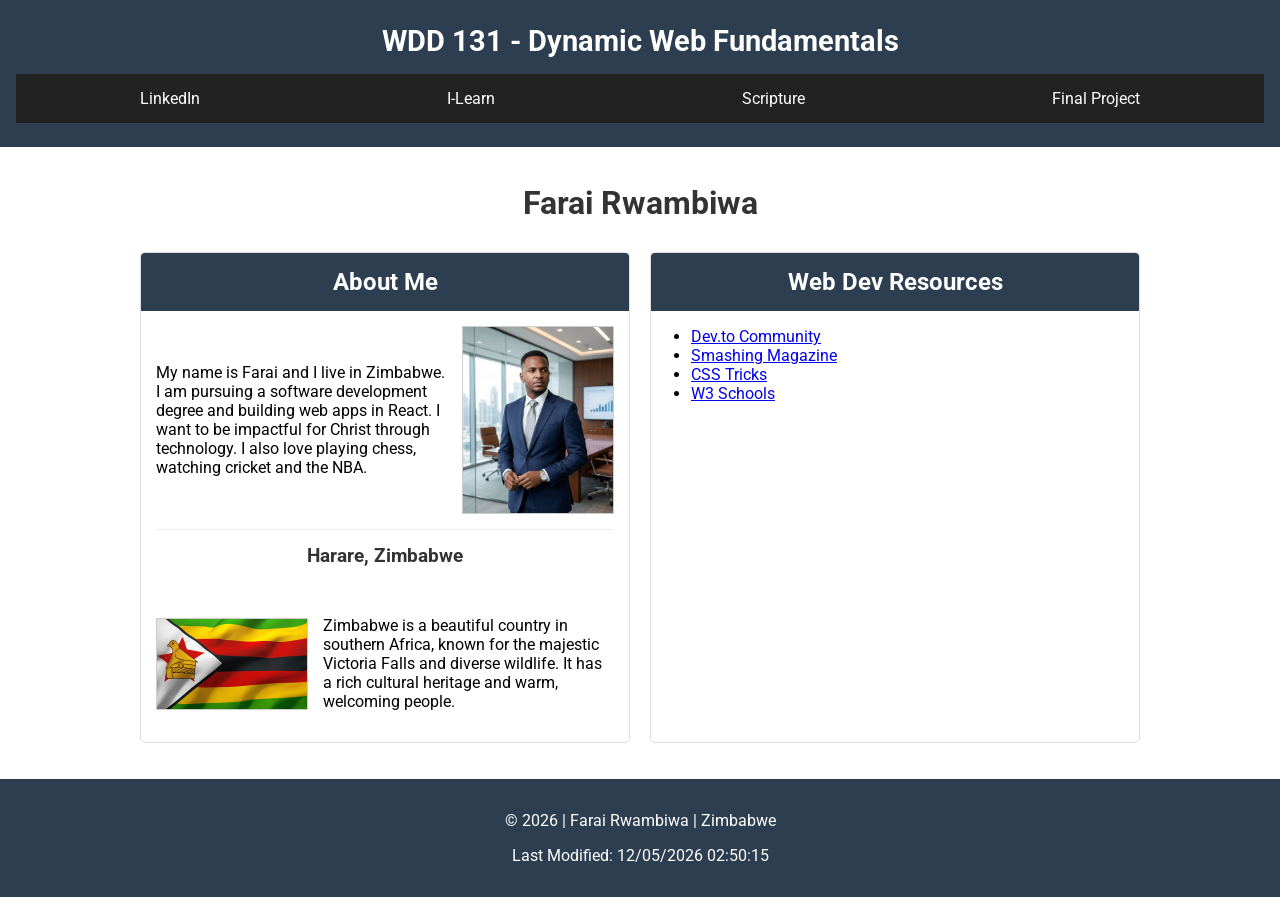
<file: index.html>
<!DOCTYPE html>
<html lang="en">
<head>
    <meta charset="utf-8">
    <meta name="viewport" content="width=device-width, initial-scale=1.0">
    <title>WDD 131 - Dynamic Web Fundamentals - Farai Rwambiwa</title>
    <meta name="description" content="WDD 131 - Dynamic Web Fundamentals. Farai Rwambiwa. Web development fundamentals home page.">
    <meta name="author" content="Farai Rwambiwa">
    
    <link rel="preconnect" href="https://fonts.googleapis.com">
    <link rel="preconnect" href="https://fonts.gstatic.com" crossorigin>
    <link href="https://fonts.googleapis.com/css2?family=Roboto:wght@400;700&display=swap" rel="stylesheet">
    
    <link rel="stylesheet" href="styles/base.css">
    <script src="scripts/getdates.js" defer></script>
</head>
<body>
    <header>
        <span id="course-title">WDD 131 - Dynamic Web Fundamentals</span>
        <nav>
            <a href="https://www.linkedin.com/in/your-profile">LinkedIn</a>
            <a href="https://byupw.instructure.com/">I-Learn</a>
            <a href="https://www.churchofjesuschrist.org/study/scriptures">Scripture</a>
            <a href="project/index.html">Final Project</a>
        </nav>
    </header>
    <main>
        <h1>Farai Rwambiwa</h1>
        <section class="card">
            <h2>About Me</h2>
            <div class="card-content">
                <p>My name is Farai and I live in Zimbabwe. I am pursuing a software development degree and building web apps in React. I want to be impactful for Christ through technology. I also love playing chess, watching cricket and the NBA.</p>
                <img src="images/profile.jpg" alt="Profile picture of Farai Rwambiwa" width="150">
            </div>
            <hr>
            <h3 class="location">Harare, Zimbabwe</h3>
            <div class="card-content">
                <img src="images/zimbabwe.jpg" alt="Official Flag of Zimbabwe" width="150">
                <p>Zimbabwe is a beautiful country in southern Africa, known for the majestic Victoria Falls and diverse wildlife. It has a rich cultural heritage and warm, welcoming people.</p>
            </div>
        </section>
        <section class="card">
            <h2>Web Dev Resources</h2>
            <ul>
                <li><a href="https://dev.to/">Dev.to Community</a></li>
                <li><a href="https://www.smashingmagazine.com/">Smashing Magazine</a></li>
                <li><a href="https://css-tricks.com/">CSS Tricks</a></li>
                <li><a href="https://www.w3schools.com/">W3 Schools</a></li>
            </ul>
        </section>
    </main>
    <footer>
        <p>&copy; <span id="currentyear"></span> | Farai Rwambiwa | Zimbabwe</p>
        <p id="lastModified"></p>
    </footer>
</body>
</html>
</file>
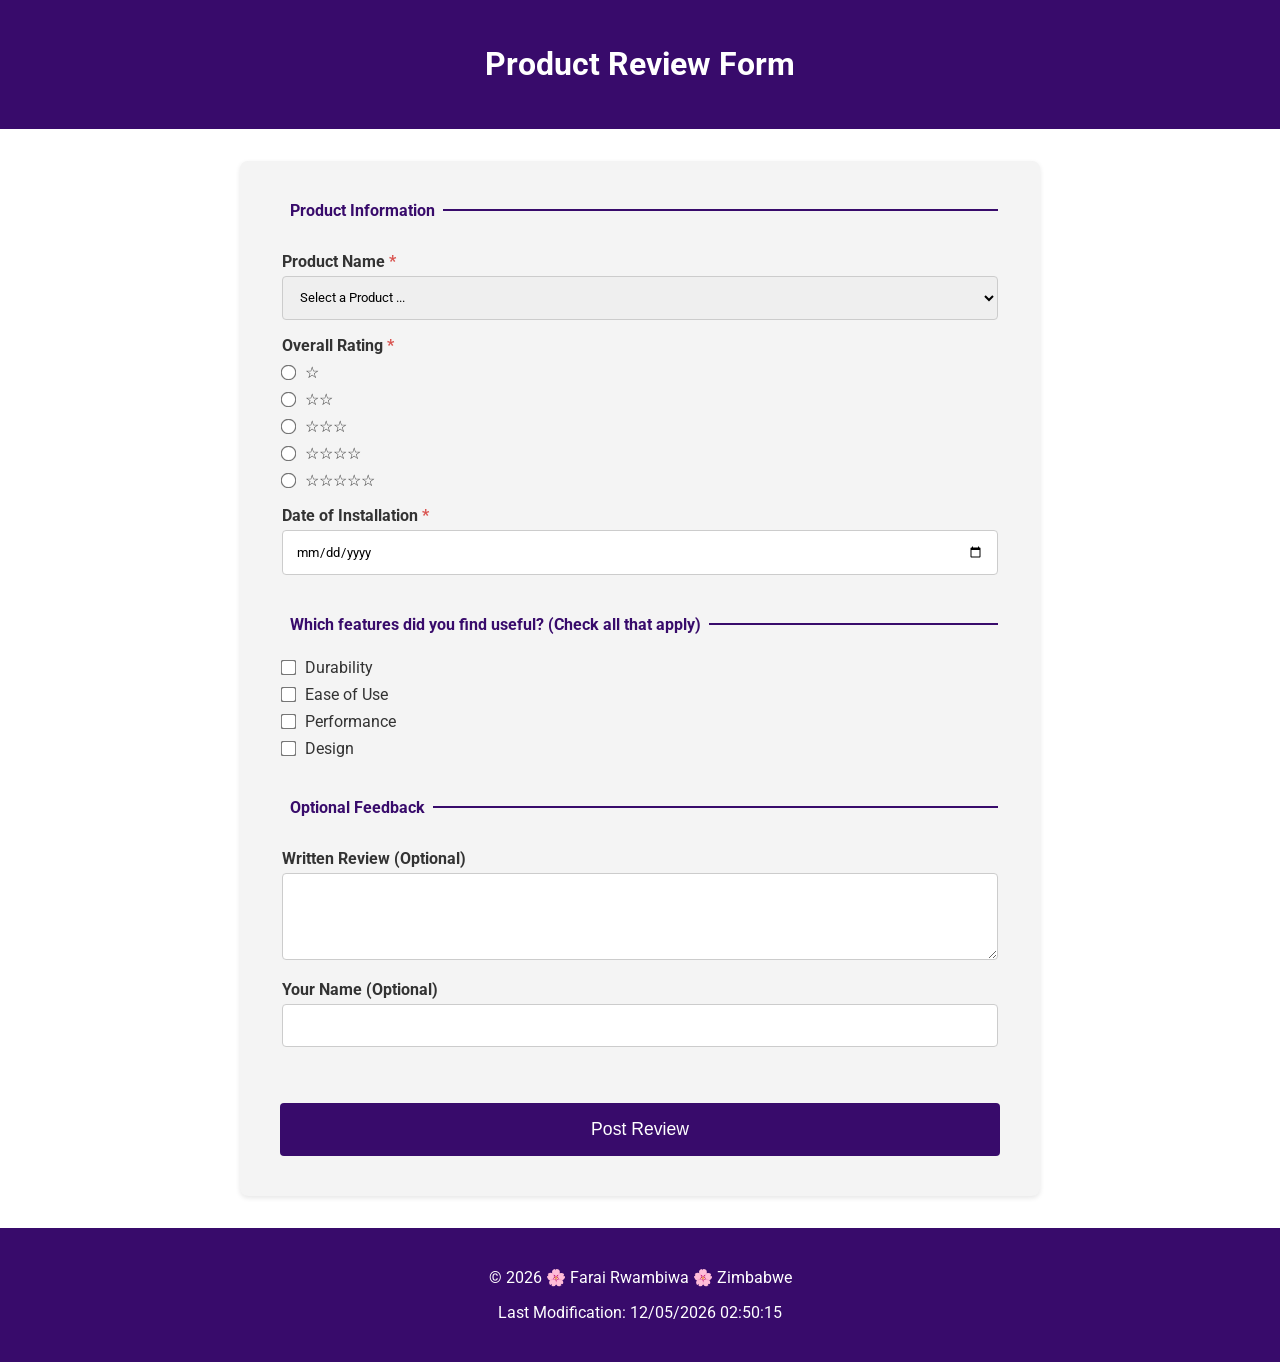
<file: form.html>
<!DOCTYPE html>
<html lang="en">
<head>
    <meta charset="utf-8">
    <meta name="viewport" content="width=device-width, initial-scale=1.0">
    <title>Product Review Form - Farai Rwambiwa</title>
    <meta name="description" content="Please fill out this product review form to help us improve our services and share your valuable feedback on your recent installation.">
    <meta name="author" content="Farai Rwambiwa">
    <link rel="preconnect" href="https://fonts.googleapis.com">
    <link rel="preconnect" href="https://fonts.gstatic.com" crossorigin>
    <link href="https://fonts.googleapis.com/css2?family=Roboto:wght@400;700&display=swap" rel="stylesheet">
    <link rel="stylesheet" href="styles/form.css">
    <script src="scripts/form.js" defer></script>
</head>
<body>
    <header>
        <h1>Product Review Form</h1>
    </header>
    <main>
        <form method="get" action="review.html">
            <fieldset>
                <legend>Product Information</legend>
                
                <label for="productName">Product Name <span class="required">*</span></label>
                <select id="productName" name="productName" required>
                    <option value="" disabled selected>Select a Product ...</option>
                </select>

                <label>Overall Rating <span class="required">*</span></label>
                <div class="rating-group">
                    <div class="input-row">
                        <input type="radio" id="star1" name="rating" value="1" required>
                        <label for="star1">☆</label>
                    </div>
                    <div class="input-row">
                        <input type="radio" id="star2" name="rating" value="2" required>
                        <label for="star2">☆☆</label>
                    </div>
                    <div class="input-row">
                        <input type="radio" id="star3" name="rating" value="3" required>
                        <label for="star3">☆☆☆</label>
                    </div>
                    <div class="input-row">
                        <input type="radio" id="star4" name="rating" value="4" required>
                        <label for="star4">☆☆☆☆</label>
                    </div>
                    <div class="input-row">
                        <input type="radio" id="star5" name="rating" value="5" required>
                        <label for="star5">☆☆☆☆☆</label>
                    </div>
                </div>

                <label for="installDate">Date of Installation <span class="required">*</span></label>
                <input type="date" id="installDate" name="installDate" required>
            </fieldset>

            <fieldset>
                <legend>Which features did you find useful? (Check all that apply)</legend>
                <div class="checkbox-group">
                    <div class="input-row">
                        <input type="checkbox" id="feat1" name="features" value="Durability">
                        <label for="feat1">Durability</label>
                    </div>
                    <div class="input-row">
                        <input type="checkbox" id="feat2" name="features" value="Ease of Use">
                        <label for="feat2">Ease of Use</label>
                    </div>
                    <div class="input-row">
                        <input type="checkbox" id="feat3" name="features" value="Performance">
                        <label for="feat3">Performance</label>
                    </div>
                    <div class="input-row">
                        <input type="checkbox" id="feat4" name="features" value="Design">
                        <label for="feat4">Design</label>
                    </div>
                </div>
            </fieldset>

            <fieldset>
                <legend>Optional Feedback</legend>
                <label for="reviewText">Written Review (Optional)</label>
                <textarea id="reviewText" name="reviewText" rows="4"></textarea>

                <label for="userName">Your Name (Optional)</label>
                <input type="text" id="userName" name="userName">
            </fieldset>

            <input type="submit" value="Post Review" class="submit-btn">
        </form>
    </main>
    <footer>
        <p>&copy; <span id="currentyear"></span> 🌸 Farai Rwambiwa 🌸 Zimbabwe</p>
        <p id="lastModified"></p>
    </footer>
</body>
</html>
</file>
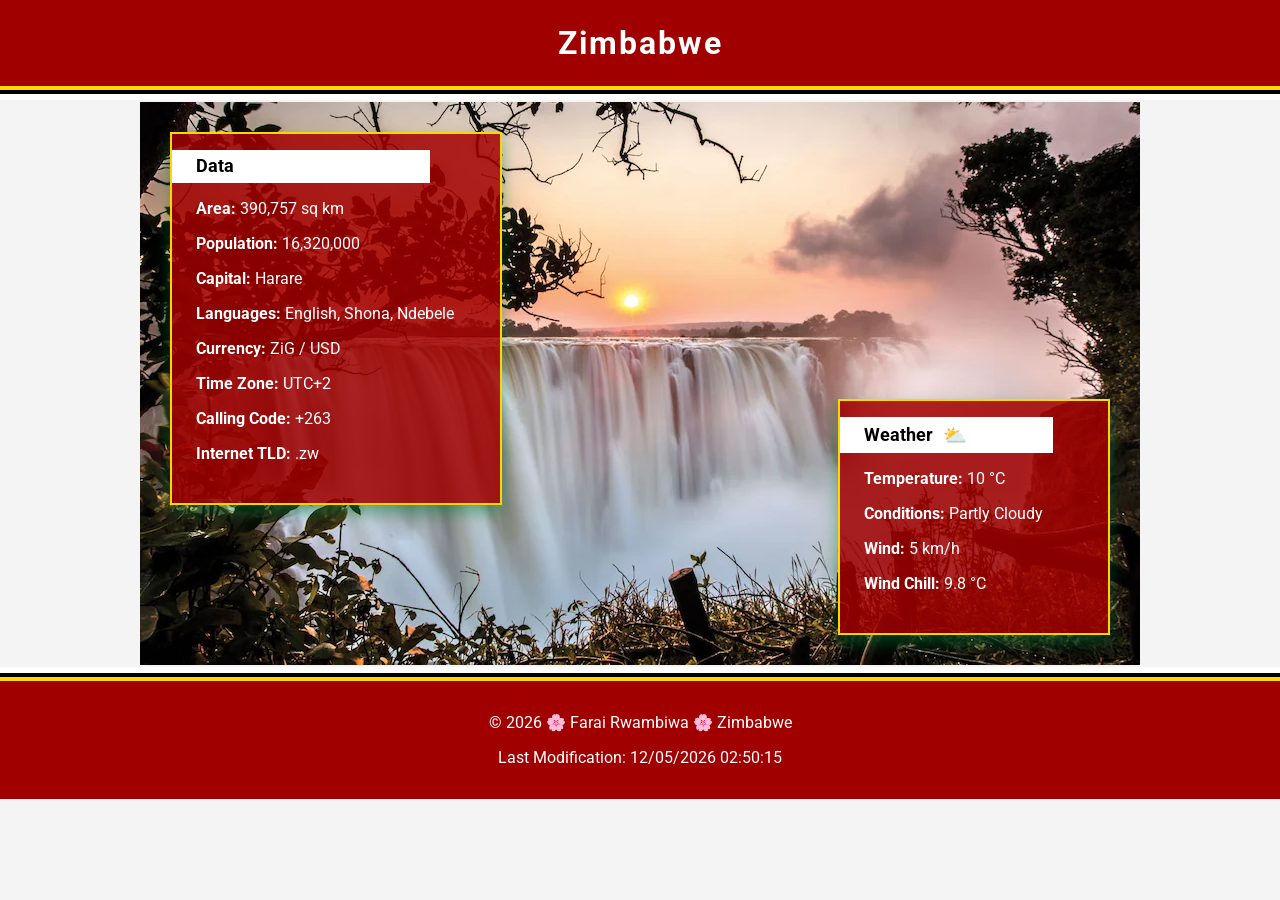
<file: place.html>
<!DOCTYPE html>
<html lang="en">
<head>
    <meta charset="utf-8">
    <meta name="viewport" content="width=device-width, initial-scale=1.0">
    <title>Zimbabwe - Farai Rwambiwa - WDD 131</title>
    <meta name="description" content="A country profile page for Zimbabwe for WDD 131 by Farai Rwambiwa.">
    <meta name="author" content="Farai Rwambiwa">
    
    <link rel="preconnect" href="https://fonts.googleapis.com">
    <link rel="preconnect" href="https://fonts.gstatic.com" crossorigin>
    <link href="https://fonts.googleapis.com/css2?family=Roboto:wght@400;700&display=swap" rel="stylesheet">
    
    <link rel="stylesheet" href="styles/place.css">
    <script src="scripts/place.js" defer></script>
</head>
<body>
    <header>
        <h1>Zimbabwe</h1>
    </header>
    <main>
        <div class="hero">
            <picture>
                <source media="(max-width: 600px)" srcset="images/zimbabwe-mobile.webp">
                <img src="images/zimbabwe-desktop.webp" alt="Beautiful landscape of Victoria Falls, Zimbabwe" width="1000" height="500" loading="lazy">
            </picture>
            
            <section class="card data">
                <h2>Data</h2>
                <p><span class="label">Area:</span> 390,757 sq km</p>
                <p><span class="label">Population:</span> 16,320,000</p>
                <p><span class="label">Capital:</span> Harare</p>
                <p><span class="label">Languages:</span> English, Shona, Ndebele</p>
                <p><span class="label">Currency:</span> ZiG / USD</p>
                <p><span class="label">Time Zone:</span> UTC+2</p>
                <p><span class="label">Calling Code:</span> +263</p>
                <p><span class="label">Internet TLD:</span> .zw</p>
            </section>
            
            <section class="card weather">
                <h2>Weather <img src="images/weather.svg" alt="Weather Icon" class="weather-icon"></h2>
                <p><span class="label">Temperature:</span> <span id="temp">10</span> &deg;C</p>
                <p><span class="label">Conditions:</span> Partly Cloudy</p>
                <p><span class="label">Wind:</span> <span id="wind">5</span> km/h</p>
                <p><span class="label">Wind Chill:</span> <span id="windchill"></span></p>
            </section>
        </div>
    </main>
    <footer>
        <p>&copy; <span id="currentyear"></span> 🌸 Farai Rwambiwa 🌸 Zimbabwe</p>
        <p id="lastModified"></p>
    </footer>
</body>
</html>
</file>
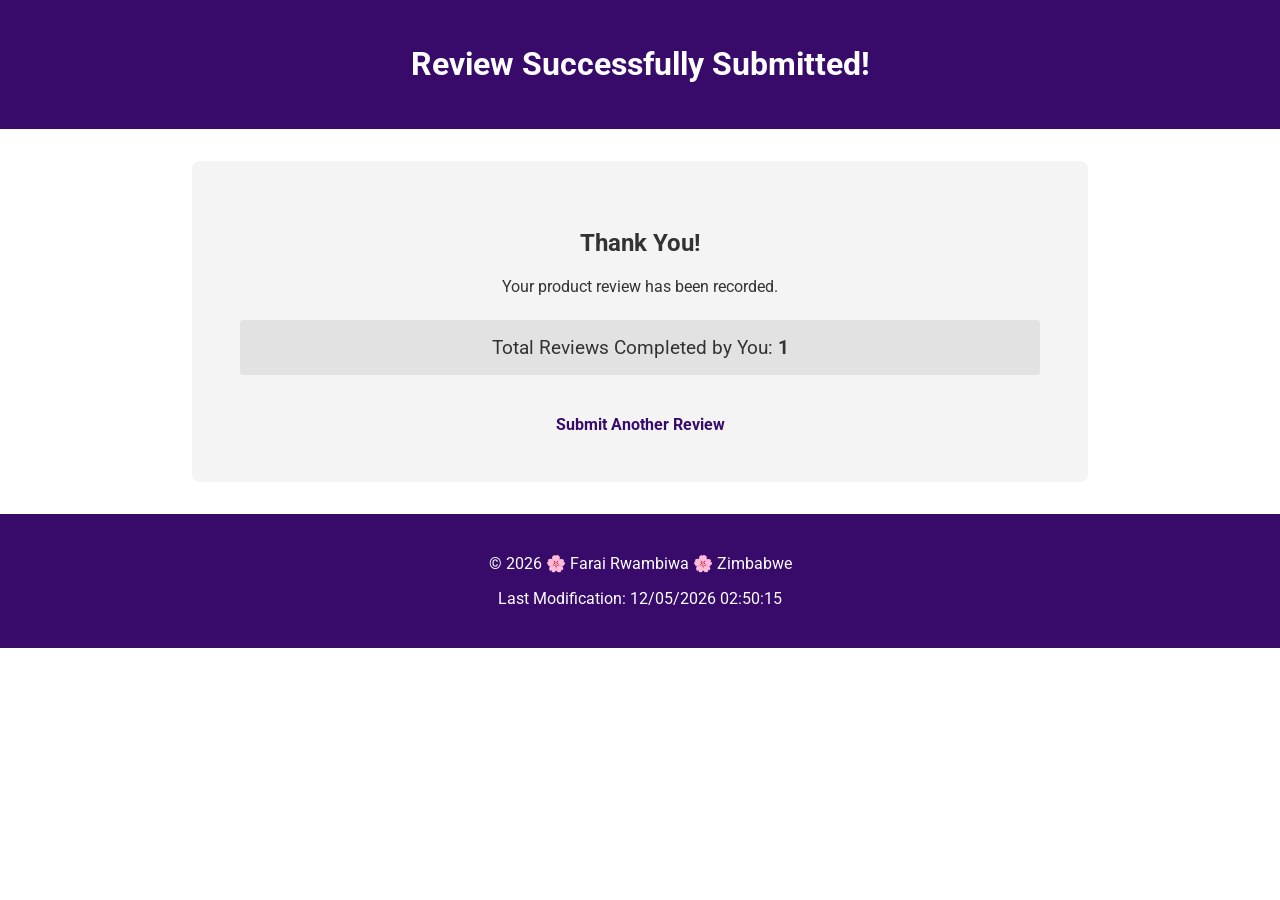
<file: review.html>
<!DOCTYPE html>
<html lang="en">
<head>
    <meta charset="utf-8">
    <meta name="viewport" content="width=device-width, initial-scale=1.0">
    <title>Review Submitted</title>
    <meta name="author" content="Farai Rwambiwa">
    <link rel="preconnect" href="https://fonts.googleapis.com">
    <link rel="preconnect" href="https://fonts.gstatic.com" crossorigin>
    <link href="https://fonts.googleapis.com/css2?family=Roboto:wght@400;700&display=swap" rel="stylesheet">
    <link rel="stylesheet" href="styles/form.css">
    <script src="scripts/review.js" defer></script>
</head>
<body>
    <header>
        <h1>Review Successfully Submitted!</h1>
    </header>
    <main class="review-confirmation">
        <h2>Thank You!</h2>
        <p>Your product review has been recorded.</p>
        <p class="counter">Total Reviews Completed by You: <strong id="reviewCounter">0</strong></p>
        <a href="form.html" class="back-link">Submit Another Review</a>
    </main>
    <footer>
        <p>&copy; <span id="currentyear"></span> 🌸 Farai Rwambiwa 🌸 Zimbabwe</p>
        <p id="lastModified"></p>
    </footer>
</body>
</html>
</file>
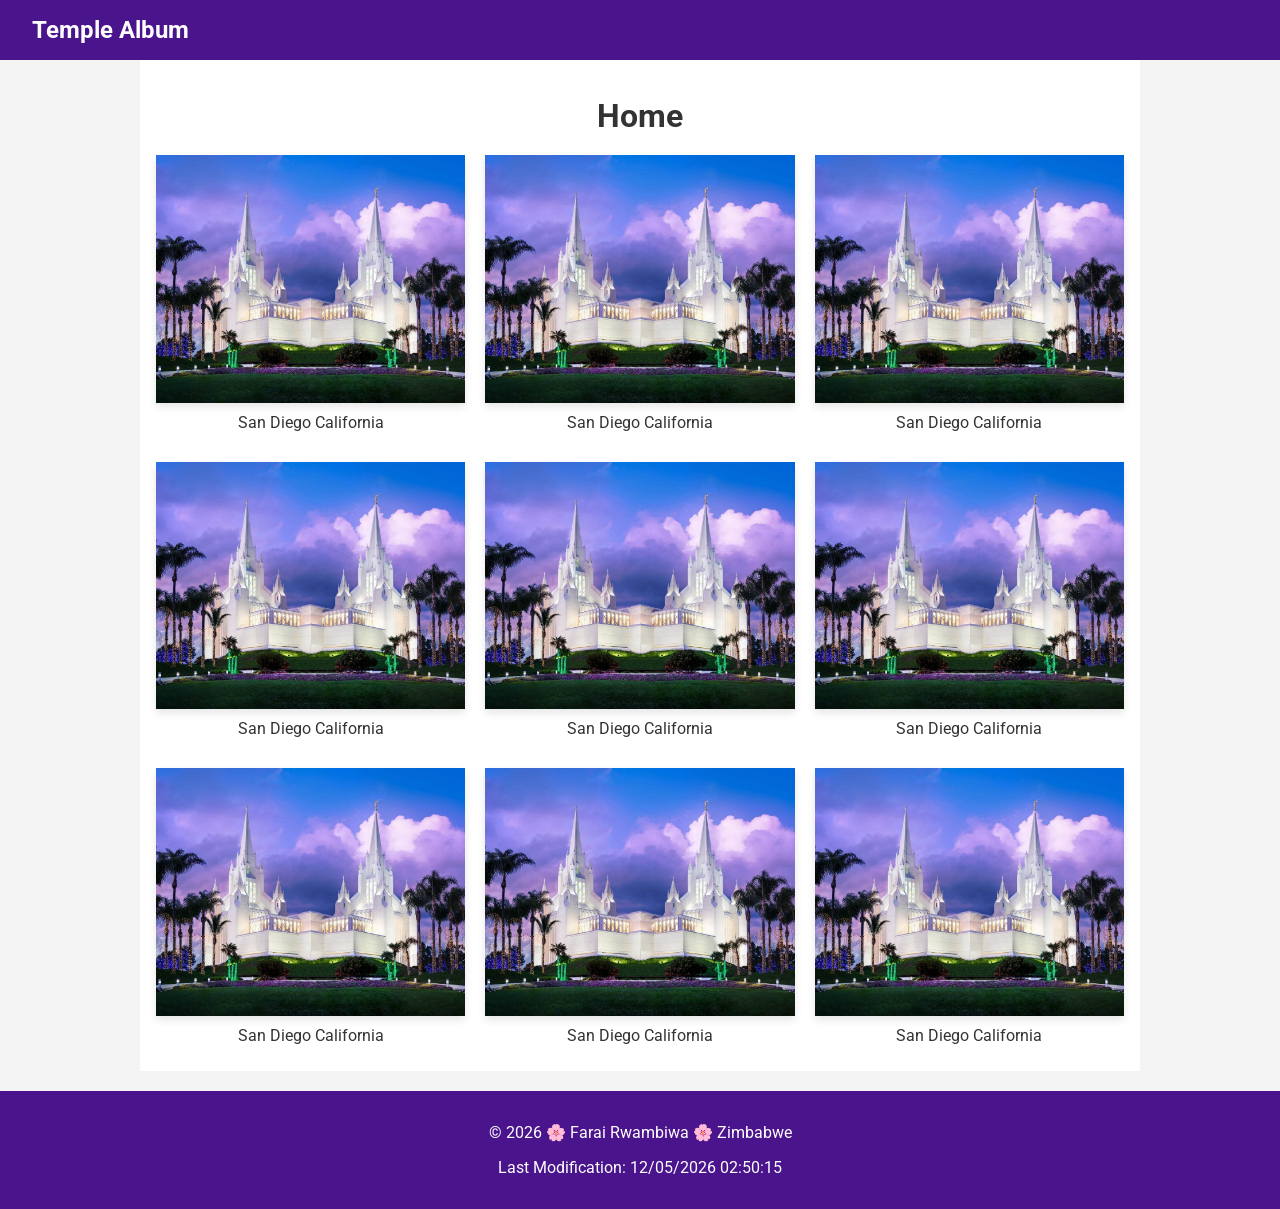
<file: temples.html>
<!DOCTYPE html>
<html lang="en">
<head>
    <meta charset="utf-8">
    <meta name="viewport" content="width=device-width, initial-scale=1.0">
    <title>Temple Album - Farai Rwambiwa - WDD 131</title>
    <meta name="description" content="Temple Album for WDD 131 by Farai Rwambiwa. This gallery showcases beautiful temples.">
    <meta name="author" content="Farai Rwambiwa">
    
    <link rel="preconnect" href="https://fonts.googleapis.com">
    <link rel="preconnect" href="https://fonts.gstatic.com" crossorigin>
    <link href="https://fonts.googleapis.com/css2?family=Roboto:wght@400;700&display=swap" rel="stylesheet">
    
    <link rel="stylesheet" href="styles/temples.css">
    <link rel="stylesheet" href="styles/temples-large.css">
    <script src="scripts/temples.js" defer></script>
</head>
<body>
    <header>
        <div class="header-top">
            <span class="site-title">Temple Album</span>
            <button id="menu" aria-label="Menu"></button>
        </div>
        <nav class="navigation">
            <a href="#" class="active">Home</a>
            <a href="#">Old</a>
            <a href="#">New</a>
            <a href="#">Large</a>
            <a href="#">Small</a>
        </nav>
    </header>
    <main>
        <h1>Home</h1>
        <div class="gallery">
            <figure>
                <img src="images/temple.jpg" alt="San Diego California Temple" width="400" height="250" loading="lazy">
                <figcaption>San Diego California</figcaption>
            </figure>
            <figure>
                <img src="images/temple.jpg" alt="San Diego California Temple" width="400" height="250" loading="lazy">
                <figcaption>San Diego California</figcaption>
            </figure>
            <figure>
                <img src="images/temple.jpg" alt="San Diego California Temple" width="400" height="250" loading="lazy">
                <figcaption>San Diego California</figcaption>
            </figure>
            <figure>
                <img src="images/temple.jpg" alt="San Diego California Temple" width="400" height="250" loading="lazy">
                <figcaption>San Diego California</figcaption>
            </figure>
            <figure>
                <img src="images/temple.jpg" alt="San Diego California Temple" width="400" height="250" loading="lazy">
                <figcaption>San Diego California</figcaption>
            </figure>
            <figure>
                <img src="images/temple.jpg" alt="San Diego California Temple" width="400" height="250" loading="lazy">
                <figcaption>San Diego California</figcaption>
            </figure>
            <figure>
                <img src="images/temple.jpg" alt="San Diego California Temple" width="400" height="250" loading="lazy">
                <figcaption>San Diego California</figcaption>
            </figure>
            <figure>
                <img src="images/temple.jpg" alt="San Diego California Temple" width="400" height="250" loading="lazy">
                <figcaption>San Diego California</figcaption>
            </figure>
            <figure>
                <img src="images/temple.jpg" alt="San Diego California Temple" width="400" height="250" loading="lazy">
                <figcaption>San Diego California</figcaption>
            </figure>
        </div>
    </main>
    <footer>
        <p>&copy; <span id="currentyear"></span> 🌸 Farai Rwambiwa 🌸 Zimbabwe</p>
        <p id="lastModified"></p>
    </footer>
</body>
</html>
</file>
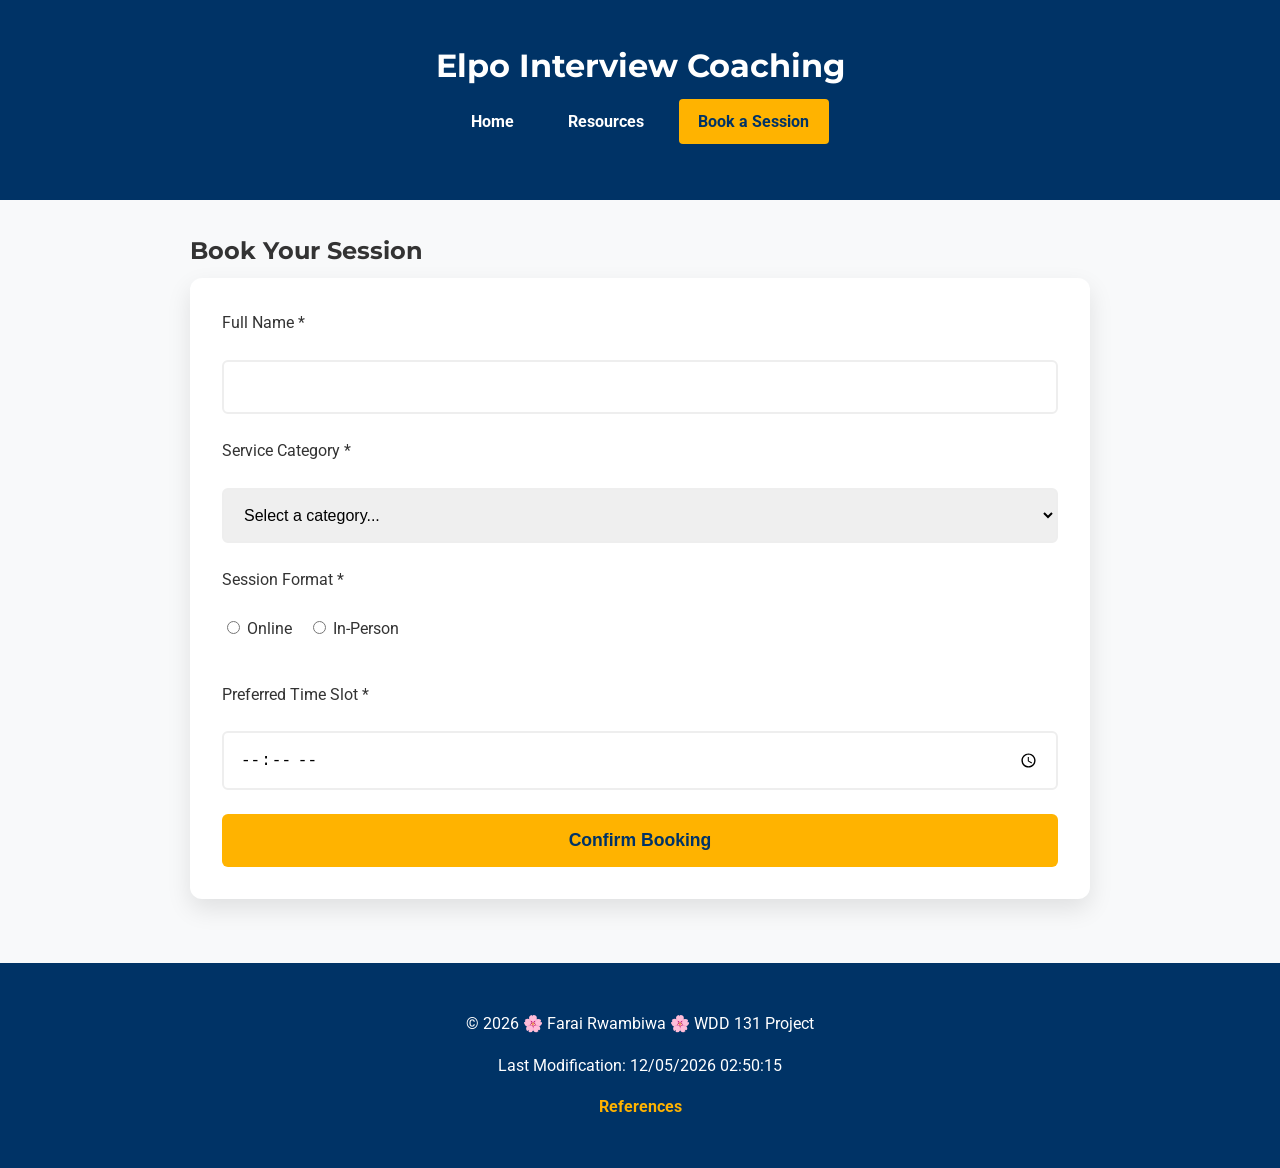
<file: project/booking.html>
<!DOCTYPE html>
<html lang="en">
<head>
    <meta charset="utf-8">
    <meta name="viewport" content="width=device-width, initial-scale=1.0">
    <title>Book a Session - Elpo Interview Coaching</title>
    <meta name="author" content="Farai Rwambiwa">
    <link rel="preconnect" href="https://fonts.googleapis.com">
    <link rel="preconnect" href="https://fonts.gstatic.com" crossorigin>
    <link href="https://fonts.googleapis.com/css2?family=Montserrat:wght@600&family=Roboto:wght@400;700&display=swap" rel="stylesheet">
    <link rel="stylesheet" href="styles/style.css">
    <script src="scripts/main.js" defer></script>
</head>
<body>
    <header>
        <h1>Elpo Interview Coaching</h1>
        <nav>
            <a href="index.html">Home</a>
            <a href="questions.html">Resources</a>
            <a href="booking.html" class="active">Book a Session</a>
        </nav>
    </header>
    <main>
        <h2>Book Your Session</h2>
        <div id="bookingMessage"></div>
        <form id="bookingForm">
            <label for="fullName">Full Name *</label>
            <input type="text" id="fullName" name="fullName" required>
            
            <label for="serviceCategory">Service Category *</label>
            <select id="serviceCategory" name="serviceCategory" required>
                <option value="" disabled selected>Select a category...</option>
                <option value="Medical Interview">Medical Interview</option>
                <option value="Tech Interview">Tech Interview</option>
                <option value="Marketing Interview">Marketing Interview</option>
                <option value="Internship Interview">Internship Interview</option>
                <option value="Admissions Interview">Admissions Interview</option>
                <option value="BYU Endorsement">BYU Endorsement Interview</option>
                <option value="General Interview">General Interview</option>
                <option value="LinkedIn Optimization">LinkedIn Profile Optimization</option>
                <option value="Job Search Strategy">Job Search Strategy</option>
            </select>

            <label>Session Format *</label>
            <div class="radio-group" style="display: flex; gap: 1rem; margin-bottom: 1rem;">
                <label><input type="radio" name="format" value="Online" required> Online</label>
                <label><input type="radio" name="format" value="In-Person" required> In-Person</label>
            </div>

            <label for="timeSlot">Preferred Time Slot *</label>
            <input type="time" id="timeSlot" name="timeSlot" required>
            
            <button type="submit" class="btn">Confirm Booking</button>
        </form>
    </main>
    <footer>
        <p>&copy; <span id="currentyear"></span> 🌸 Farai Rwambiwa 🌸 WDD 131 Project</p>
        <p id="lastModified"></p>
        <p><a href="references.html">References</a></p>
    </footer>
</body>
</html>
</file>
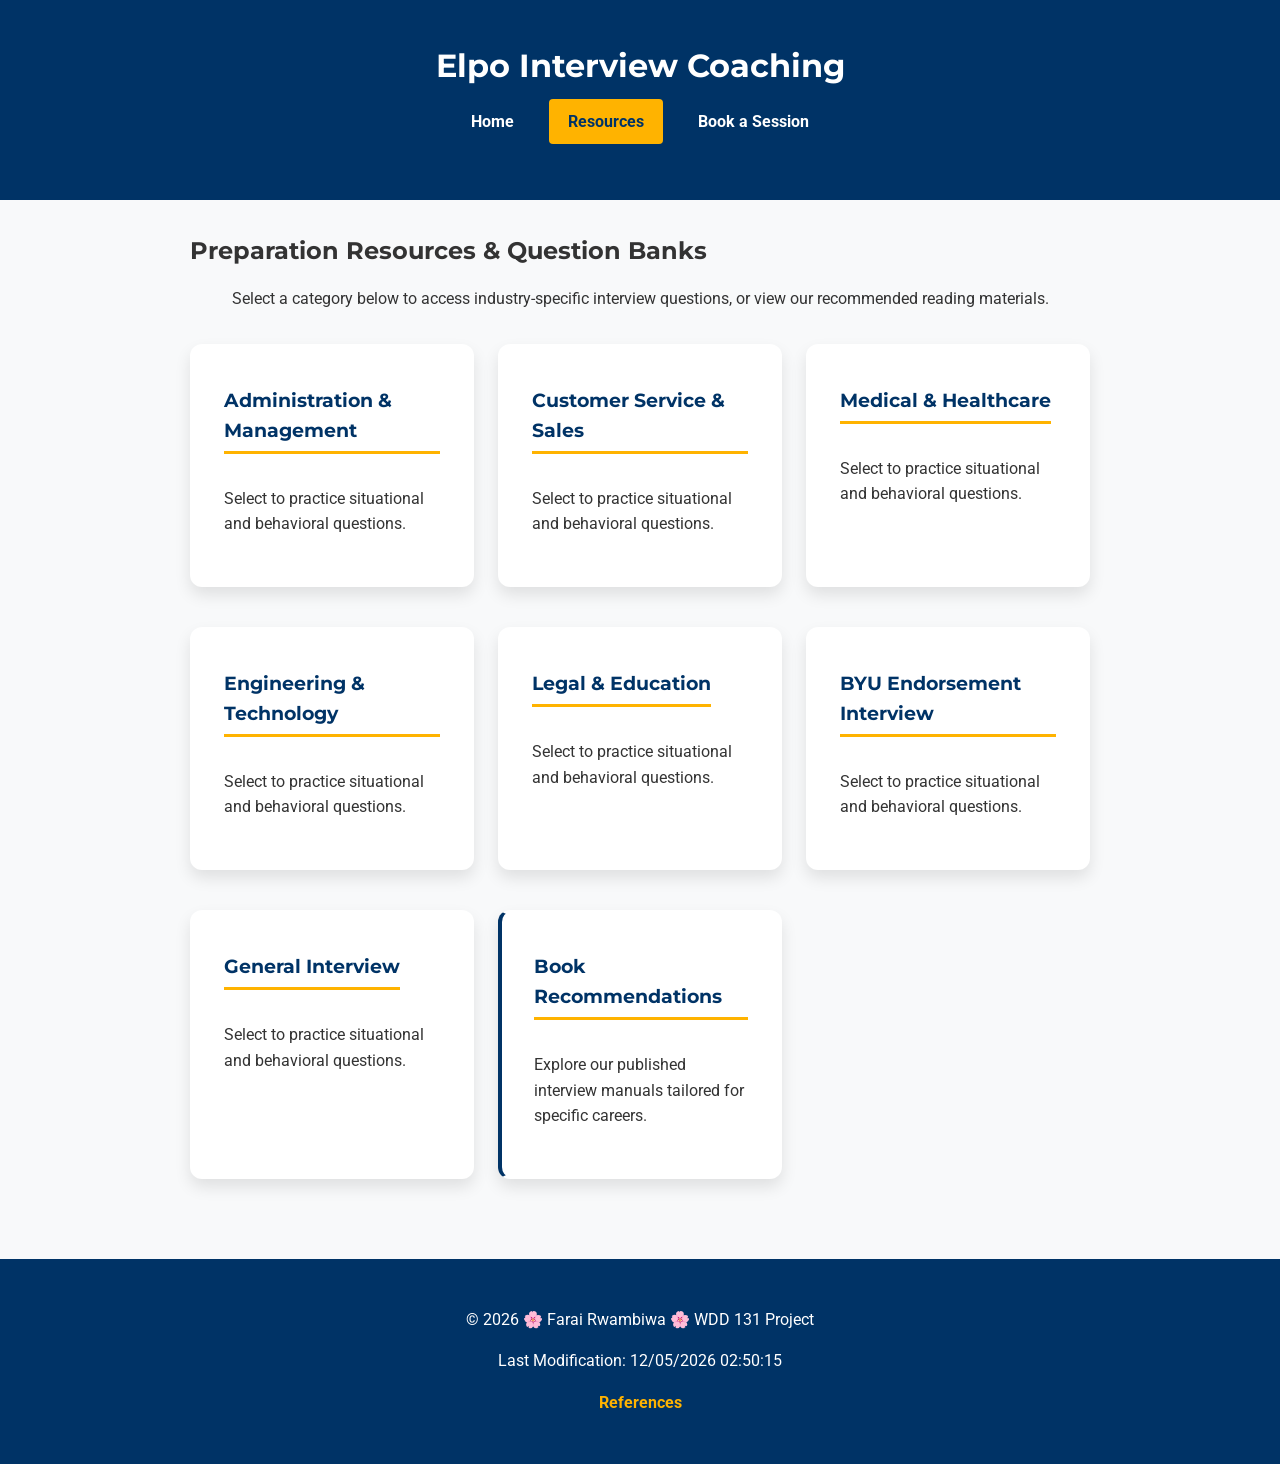
<file: project/questions.html>
<!DOCTYPE html>
<html lang="en">
<head>
    <meta charset="utf-8">
    <meta name="viewport" content="width=device-width, initial-scale=1.0">
    <title>Resources - Elpo Interview Coaching</title>
    <meta name="description" content="Comprehensive interview question banks and job search strategies for all industries.">
    <meta name="author" content="Farai Rwambiwa">
    <link rel="preconnect" href="https://fonts.googleapis.com">
    <link rel="preconnect" href="https://fonts.gstatic.com" crossorigin>
    <link href="https://fonts.googleapis.com/css2?family=Montserrat:wght@600&family=Roboto:wght@400;700&display=swap" rel="stylesheet">
    <link rel="stylesheet" href="styles/style.css">
    <script src="scripts/main.js" defer></script>
</head>
<body>
    <header>
        <h1>Elpo Interview Coaching</h1>
        <nav>
            <a href="index.html">Home</a>
            <a href="questions.html" class="active">Resources</a>
            <a href="booking.html">Book a Session</a>
        </nav>
    </header>
    <main>
        <h2>Preparation Resources & Question Banks</h2>
        <p style="text-align: center; margin-bottom: 2rem;">Select a category below to access industry-specific interview questions, or view our recommended reading materials.</p>
        
        <div id="questionsContainer" class="questions-grid"></div>
        
        <div id="questionInterface" class="question-interface">
            <button id="backToCategories" class="btn" style="margin-bottom: 1.5rem; background: var(--primary); color: white;">&larr; Back to Categories</button>
            <h3 id="interfaceTitle" style="color: var(--primary); border-bottom: 2px solid var(--accent); padding-bottom: 5px;">Category Title</h3>
            <p id="interfaceDescription" style="font-style: italic; margin-bottom: 1rem;"></p>
            <p class="selection-counter">Questions Selected: <span id="selectedCount">0</span> / 5</p>
            <div id="interfaceQuestions"></div>
            <div style="text-align: center; margin-top: 2rem;">
                <button id="startPracticeBtn" class="btn" style="display: none; width: 100%;">Start Mock Interview Session</button>
            </div>
        </div>

        <div id="bookInterface">
            <div class="book-item">
                <img src="images/career-blueprint.jpg" alt="Career Interview Blueprint Cover" loading="lazy">
                <h4>Career Interview Blueprint</h4>
                <p>A comprehensive guide to ace any interview across various industries.</p>
                <button class="btn" style="padding: 0.5rem 1rem; font-size: 0.9rem;">Order Now</button>
            </div>
            <div class="book-item">
                <img src="images/medical-blueprint.jpg" alt="Medical Interview Blueprint Cover" loading="lazy">
                <h4>Medical Interview Blueprint</h4>
                <p>A specialized Job Interview Manual for Healthcare Professionals.</p>
                <button class="btn" style="padding: 0.5rem 1rem; font-size: 0.9rem;">Order Now</button>
            </div>
            <div class="book-item">
                <img src="images/legal-constitution.jpg" alt="Career Interview Constitution Cover" loading="lazy">
                <h4>Career Interview Constitution</h4>
                <p>The definitive Job Interview Manual for Legal Professionals.</p>
                <button class="btn" style="padding: 0.5rem 1rem; font-size: 0.9rem;">Order Now</button>
            </div>
        </div>
        <div style="text-align: center; margin-top: 2rem;">
             <button id="closeBooksBtn" class="btn" style="display: none; background: var(--primary); color: white;">&larr; Back to Categories</button>
        </div>

    </main>
    <footer>
        <p>&copy; <span id="currentyear"></span> 🌸 Farai Rwambiwa 🌸 WDD 131 Project</p>
        <p id="lastModified"></p>
        <p><a href="references.html">References</a></p>
    </footer>
</body>
</html>
</file>
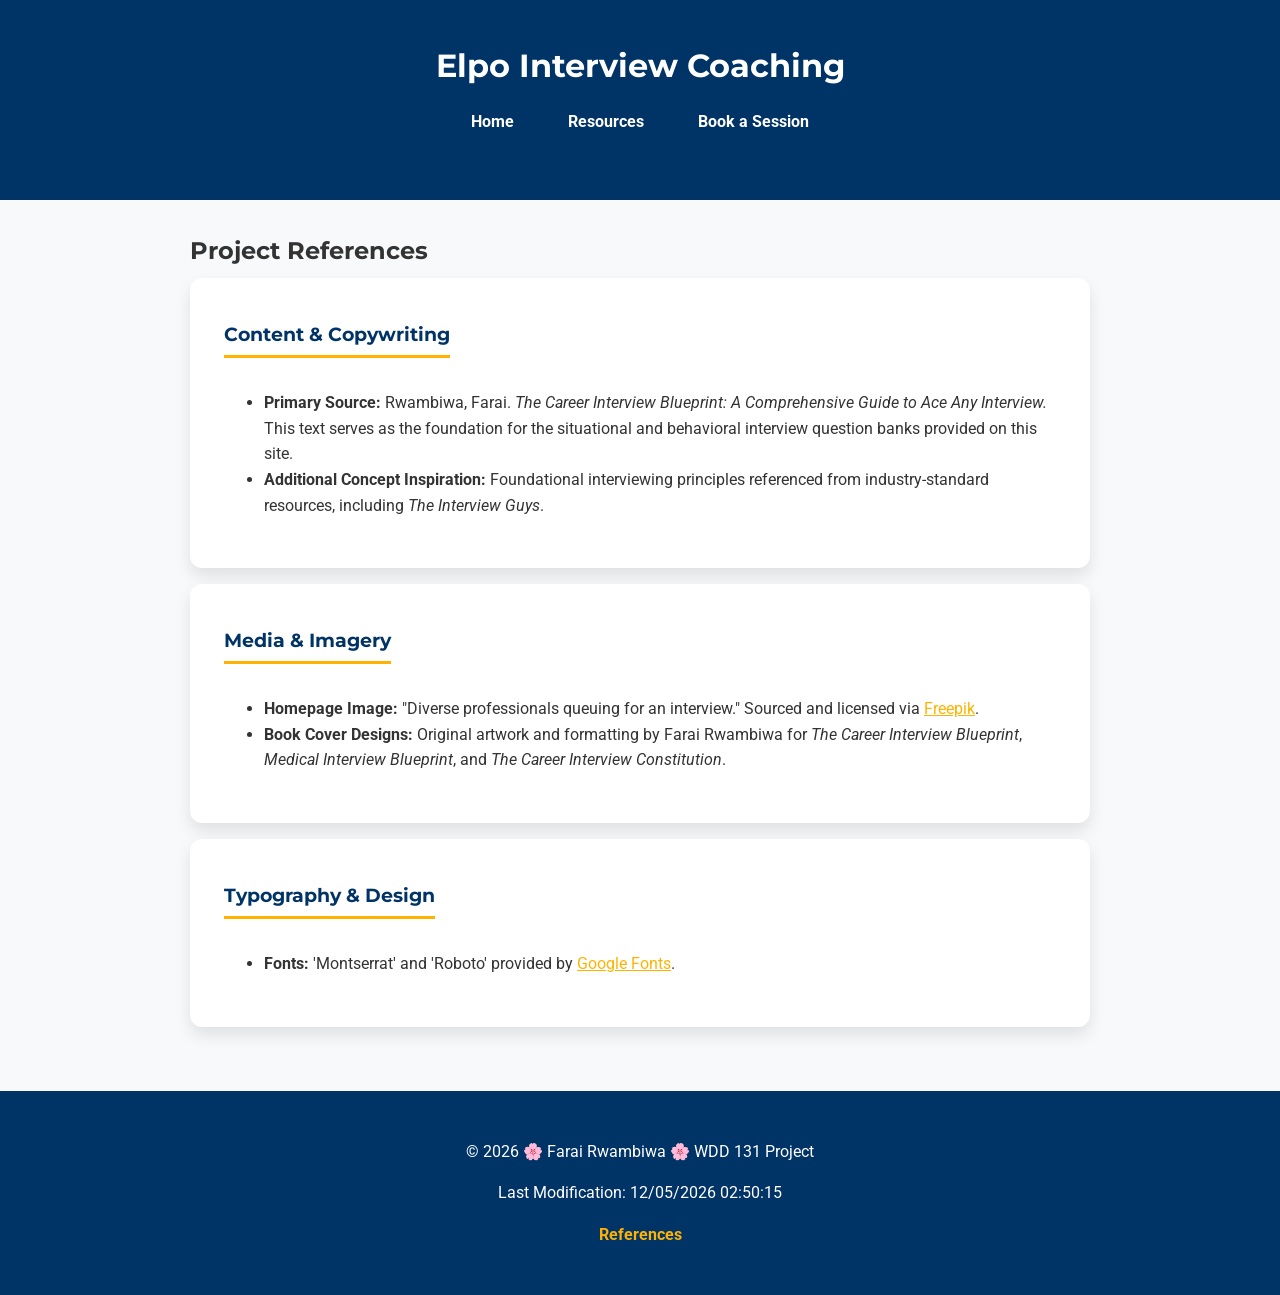
<file: project/references.html>
<!DOCTYPE html>
<html lang="en">
<head>
    <meta charset="utf-8">
    <meta name="viewport" content="width=device-width, initial-scale=1.0">
    <title>References - Elpo Interview Coaching</title>
    <meta name="description" content="References and citations for Elpo Interview Coaching website.">
    <meta name="author" content="Farai Rwambiwa">
    <link rel="preconnect" href="https://fonts.googleapis.com">
    <link rel="preconnect" href="https://fonts.gstatic.com" crossorigin>
    <link href="https://fonts.googleapis.com/css2?family=Montserrat:wght@600&family=Roboto:wght@400;700&display=swap" rel="stylesheet">
    <link rel="stylesheet" href="styles/style.css">
    <script src="scripts/main.js" defer></script>
</head>
<body>
    <header>
        <h1>Elpo Interview Coaching</h1>
        <nav>
            <a href="index.html">Home</a>
            <a href="questions.html">Resources</a>
            <a href="booking.html">Book a Session</a>
        </nav>
    </header>
    <main>
        <h2>Project References</h2>
        <div class="resource-card">
            <h3>Content & Copywriting</h3>
            <ul class="question-list">
                <li><strong>Primary Source:</strong> Rwambiwa, Farai. <em>The Career Interview Blueprint: A Comprehensive Guide to Ace Any Interview.</em> This text serves as the foundation for the situational and behavioral interview question banks provided on this site.</li>
                <li><strong>Additional Concept Inspiration:</strong> Foundational interviewing principles referenced from industry-standard resources, including <em>The Interview Guys</em>.</li>
            </ul>
        </div>

        <div class="resource-card">
            <h3>Media & Imagery</h3>
            <ul class="question-list">
                <li><strong>Homepage Image:</strong> "Diverse professionals queuing for an interview." Sourced and licensed via <a href="https://www.freepik.com" target="_blank" style="color: var(--accent);">Freepik</a>.</li>
                <li><strong>Book Cover Designs:</strong> Original artwork and formatting by Farai Rwambiwa for <em>The Career Interview Blueprint</em>, <em>Medical Interview Blueprint</em>, and <em>The Career Interview Constitution</em>.</li>
            </ul>
        </div>
        
        <div class="resource-card">
            <h3>Typography & Design</h3>
            <ul class="question-list">
                <li><strong>Fonts:</strong> 'Montserrat' and 'Roboto' provided by <a href="https://fonts.google.com/" target="_blank" style="color: var(--accent);">Google Fonts</a>.</li>
            </ul>
        </div>
    </main>
    <footer>
        <p>&copy; <span id="currentyear"></span> 🌸 Farai Rwambiwa 🌸 WDD 131 Project</p>
        <p id="lastModified"></p>
        <p><a href="references.html" class="active">References</a></p>
    </footer>
</body>
</html>
</file>
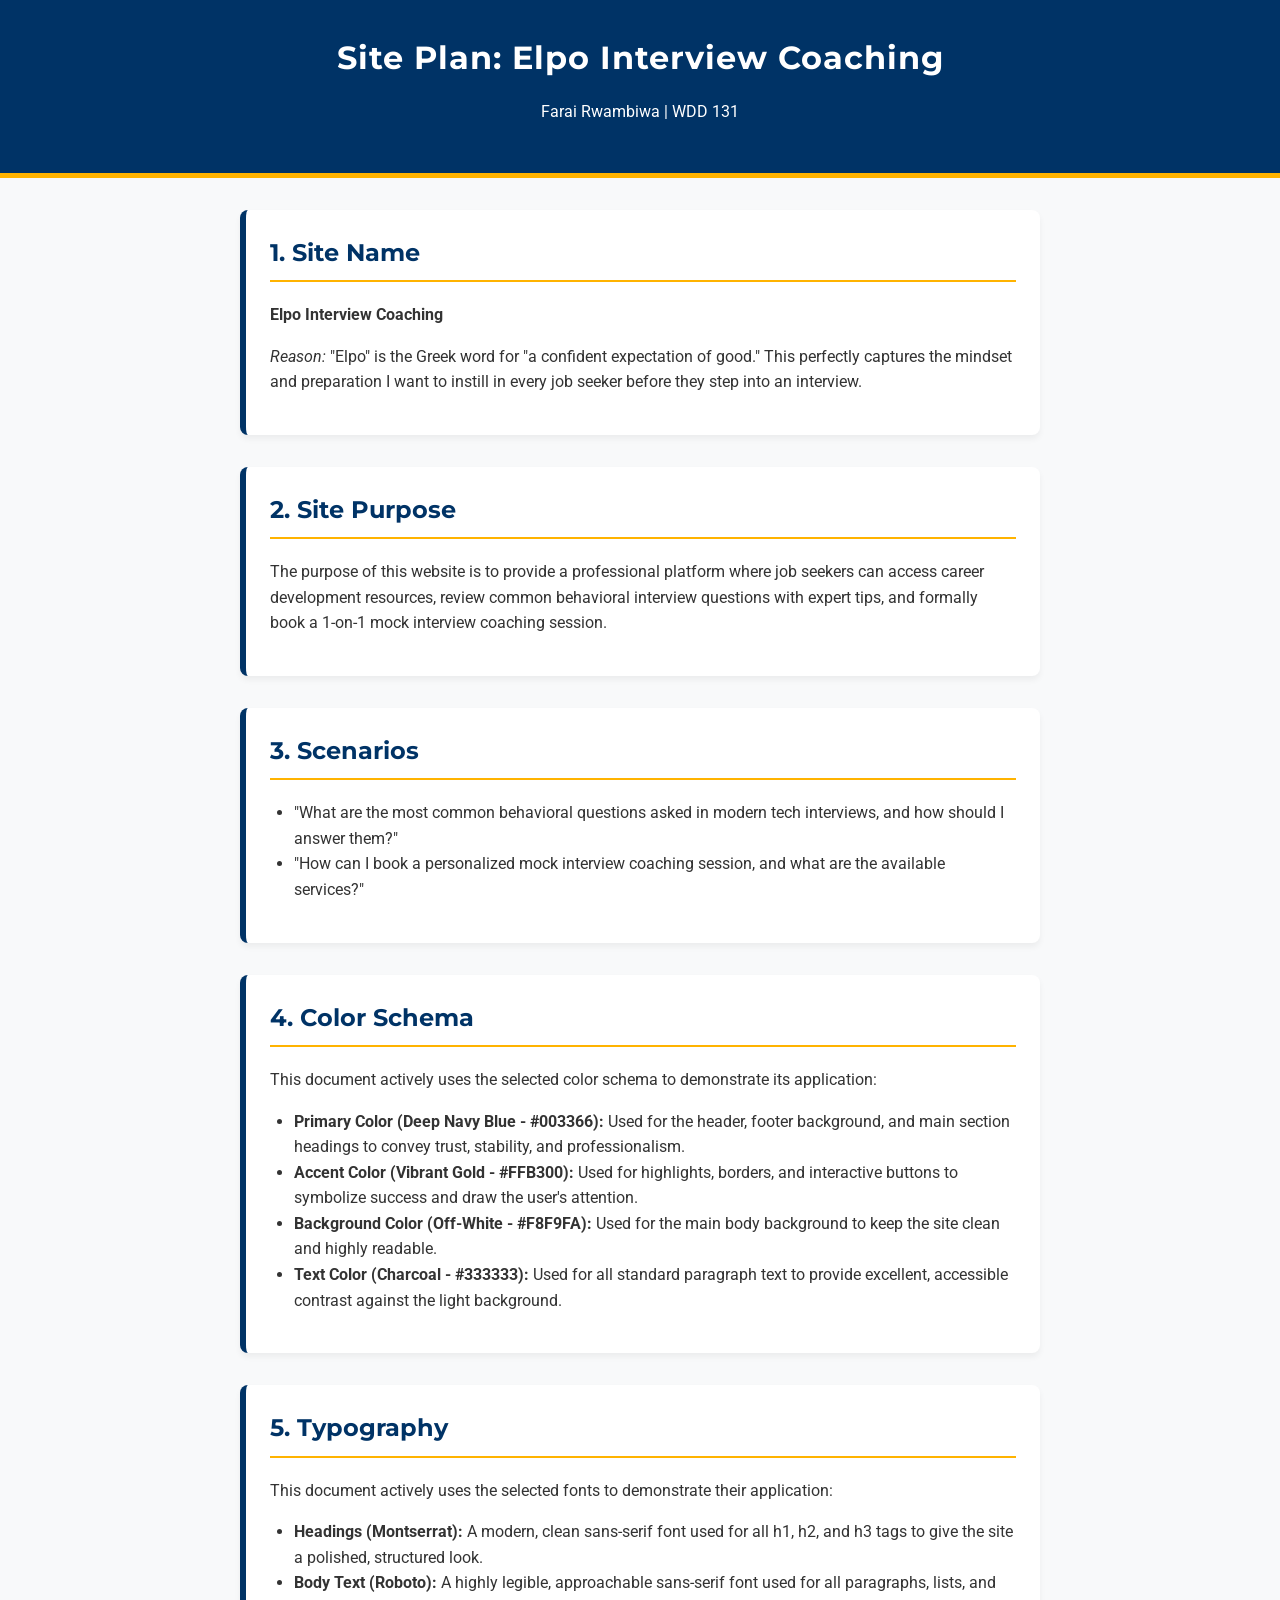
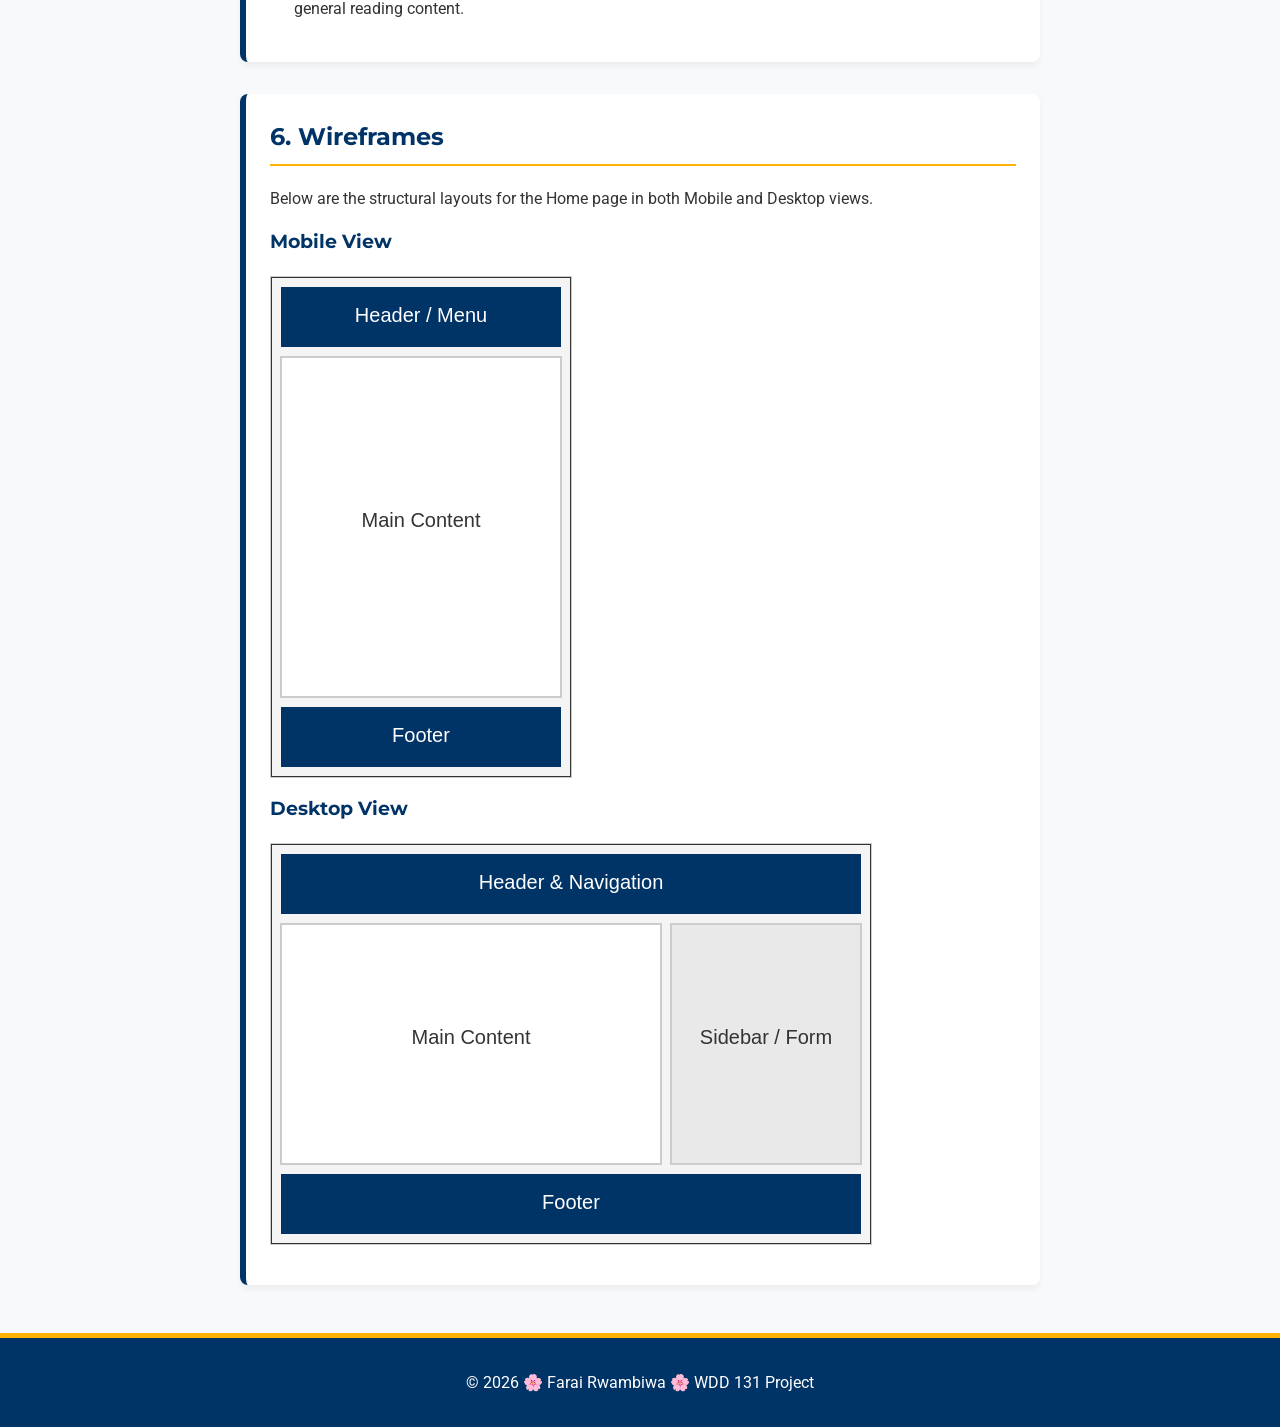
<file: project/siteplan.html>
<!DOCTYPE html>
<html lang="en">
<head>
    <meta charset="utf-8">
    <meta name="viewport" content="width=device-width, initial-scale=1.0">
    <title>Site Plan - Elpo Interview Coaching</title>
    <meta name="description" content="Website planning document for Elpo Interview Coaching by Farai Rwambiwa.">
    <meta name="author" content="Farai Rwambiwa">
    
    <link rel="preconnect" href="https://fonts.googleapis.com">
    <link rel="preconnect" href="https://fonts.gstatic.com" crossorigin>
    <link href="https://fonts.googleapis.com/css2?family=Montserrat:wght@600&family=Roboto:wght@400;700&display=swap" rel="stylesheet">
    
    <link rel="stylesheet" href="styles/siteplan.css">
</head>
<body>
    <header>
        <h1>Site Plan: Elpo Interview Coaching</h1>
        <p>Farai Rwambiwa | WDD 131</p>
    </header>
    <main>
        <section>
            <h2>1. Site Name</h2>
            <p><strong>Elpo Interview Coaching</strong></p>
            <p><em>Reason:</em> "Elpo" is the Greek word for "a confident expectation of good." This perfectly captures the mindset and preparation I want to instill in every job seeker before they step into an interview.</p>
        </section>

        <section>
            <h2>2. Site Purpose</h2>
            <p>The purpose of this website is to provide a professional platform where job seekers can access career development resources, review common behavioral interview questions with expert tips, and formally book a 1-on-1 mock interview coaching session.</p>
        </section>

        <section>
            <h2>3. Scenarios</h2>
            <ul>
                <li>"What are the most common behavioral questions asked in modern tech interviews, and how should I answer them?"</li>
                <li>"How can I book a personalized mock interview coaching session, and what are the available services?"</li>
            </ul>
        </section>

        <section>
            <h2>4. Color Schema</h2>
            <p>This document actively uses the selected color schema to demonstrate its application:</p>
            <ul>
                <li><strong>Primary Color (Deep Navy Blue - #003366):</strong> Used for the header, footer background, and main section headings to convey trust, stability, and professionalism.</li>
                <li><strong>Accent Color (Vibrant Gold - #FFB300):</strong> Used for highlights, borders, and interactive buttons to symbolize success and draw the user's attention.</li>
                <li><strong>Background Color (Off-White - #F8F9FA):</strong> Used for the main body background to keep the site clean and highly readable.</li>
                <li><strong>Text Color (Charcoal - #333333):</strong> Used for all standard paragraph text to provide excellent, accessible contrast against the light background.</li>
            </ul>
        </section>

        <section>
            <h2>5. Typography</h2>
            <p>This document actively uses the selected fonts to demonstrate their application:</p>
            <ul>
                <li><strong>Headings (Montserrat):</strong> A modern, clean sans-serif font used for all h1, h2, and h3 tags to give the site a polished, structured look.</li>
                <li><strong>Body Text (Roboto):</strong> A highly legible, approachable sans-serif font used for all paragraphs, lists, and general reading content.</li>
            </ul>
        </section>

        <section>
            <h2>6. Wireframes</h2>
            <p>Below are the structural layouts for the Home page in both Mobile and Desktop views.</p>
            
            <h3>Mobile View</h3>
            <img src="images/wireframe-mobile.svg" alt="Mobile Wireframe Sketch" width="300" loading="lazy">
            
            <h3>Desktop View</h3>
            <img src="images/wireframe-desktop.svg" alt="Desktop Wireframe Sketch" width="600" loading="lazy">
        </section>
    </main>
    <footer>
        <p>&copy; 2026 🌸 Farai Rwambiwa 🌸 WDD 131 Project</p>
    </footer>
</body>
</html>
</file>
<file: styles/base.css>
:root {
    --primary-color: #2c3e50;
    --secondary-color: #34495e;
    --bg-color: #ffffff;
}

body {
    font-family: 'Roboto', Arial, sans-serif;
    margin: 0;
    padding: 0;
    background-color: var(--bg-color);
}

header {
    background-color: var(--primary-color);
    color: white;
    padding: 1.5rem 1rem;
    text-align: center;
}

#course-title {
    display: block;
    font-size: 1.8rem;
    font-weight: bold;
    margin-bottom: 1rem;
}

nav {
    background-color: #222;
    display: flex;
    justify-content: space-around;
    padding: 0;
}

nav a {
    color: white;
    text-decoration: none;
    padding: 15px;
    flex-grow: 1;
    text-align: center;
}

nav a:hover {
    background-color: rgba(255, 255, 255, 0.2);
}

main {
    padding: 1rem;
    max-width: 1000px;
    margin: 0 auto;
    display: grid;
    grid-template-columns: 1fr;
    gap: 20px;
}

@media (min-width: 768px) {
    main {
        grid-template-columns: 1fr 1fr;
    }
    main h1 {
        grid-column: 1 / 3;
    }
}

main h1 {
    text-align: center;
    color: #333;
    margin-bottom: 10px;
}

.card {
    border: 1px solid #ddd;
    border-radius: 5px;
    background-color: #fff;
    overflow: hidden;
}

.card h2 {
    background-color: var(--primary-color);
    color: white;
    margin: 0;
    padding: 15px;
    text-align: center;
}

.card h3.location {
    text-align: center;
    color: #333;
    margin-top: 15px;
}

.card-content {
    display: flex;
    align-items: center;
    gap: 15px;
    padding: 15px;
}

.card-content img {
    border: 1px solid #ccc;
    max-width: 150px;
    height: auto;
}

hr {
    border: 0;
    border-top: 1px solid #eee;
    margin: 0 15px;
}

footer {
    background-color: var(--primary-color);
    color: white;
    text-align: center;
    padding: 1rem;
    margin-top: 20px;
}
</file>
<file: styles/form.css>
:root {
    --primary-color: #380b6b;
    --bg-color: #f4f4f4;
    --text-dark: #333;
    --border-color: #ccc;
}

body {
    font-family: 'Roboto', sans-serif;
    margin: 0;
    padding: 0;
    background-color: #ffffff;
    color: var(--text-dark);
}

header {
    background-color: var(--primary-color);
    color: white;
    text-align: center;
    padding: 1.5rem 1rem;
}

main {
    max-width: 600px;
    margin: 2rem auto;
    padding: 0 1rem;
}

form {
    background-color: var(--bg-color);
    padding: 1.5rem;
    border-radius: 8px;
    box-shadow: 0 2px 5px rgba(0,0,0,0.1);
}

fieldset {
    border: none;
    border-top: 2px solid var(--primary-color);
    margin-bottom: 1.5rem;
    padding: 1rem 0;
}

legend {
    font-weight: bold;
    color: var(--primary-color);
    padding: 0 0.5rem;
}

label {
    display: block;
    margin-top: 1rem;
    margin-bottom: 0.3rem;
    font-weight: bold;
}

.required {
    color: #d9534f;
}

input[type="text"],
input[type="date"],
select,
textarea {
    width: 100%;
    padding: 0.8rem;
    border: 1px solid var(--border-color);
    border-radius: 4px;
    box-sizing: border-box;
    font-family: inherit;
}

.rating-group, .checkbox-group {
    display: flex;
    flex-direction: column;
    gap: 0.5rem;
    margin-top: 0.5rem;
}

.input-row {
    display: flex;
    align-items: center;
    gap: 10px;
}

.input-row label {
    margin: 0;
    font-weight: normal;
}

input[type="radio"], input[type="checkbox"] {
    transform: scale(1.2);
    margin: 0;
}

.submit-btn {
    width: 100%;
    padding: 1rem;
    background-color: var(--primary-color);
    color: white;
    border: none;
    border-radius: 4px;
    font-size: 1.1rem;
    cursor: pointer;
    margin-top: 1rem;
}

.submit-btn:hover {
    background-color: #27064d;
}

.review-confirmation {
    text-align: center;
    background-color: var(--bg-color);
    padding: 3rem;
    border-radius: 8px;
}

.counter {
    font-size: 1.2rem;
    background-color: #e2e2e2;
    padding: 1rem;
    border-radius: 4px;
    margin: 1.5rem 0;
}

.back-link {
    display: inline-block;
    margin-top: 1rem;
    color: var(--primary-color);
    font-weight: bold;
    text-decoration: none;
}

footer {
    background-color: var(--primary-color);
    color: white;
    text-align: center;
    padding: 1.5rem;
    margin-top: 2rem;
}

/* Desktop Media Query */
@media (min-width: 768px) {
    main {
        max-width: 800px;
    }
    form {
        padding: 2.5rem;
    }
}
</file>
<file: styles/place.css>
:root {
    --blood-red: #a10000; /* Vibrant blood red */
    --trans-blood-red: rgba(161, 0, 0, 0.85); /* Transparent blood red for tabs */
    --vibrant-gold: #FFD700;
    --pure-black: #000000;
    --pure-white: #ffffff;
    --zim-green-shadow: rgba(0, 122, 51, 0.5); /* Subtle green shadow */
}

body {
    font-family: 'Roboto', Arial, sans-serif;
    margin: 0;
    padding: 0;
    background-color: #f4f4f4;
}

header {
    background-color: var(--blood-red);
    color: var(--pure-white);
    text-align: center;
    padding: 1.5rem;
    /* Gold is 4px. Black is 4px. White is 6px (thicker). */
    border-bottom: 4px solid var(--vibrant-gold);
    box-shadow: 0 4px 0 var(--pure-black), 0 10px 0 var(--pure-white);
    margin-bottom: 12px; /* Clears enough space for the thicker shadows */
}

header h1 {
    margin: 0;
    letter-spacing: 2px;
}

main {
    max-width: 1000px;
    margin: 0 auto;
}

.hero {
    display: flex;
    flex-direction: column;
    position: relative;
}

.hero picture {
    display: block;
    width: 100%;
}

.hero img {
    width: 100%;
    height: auto;
    display: block;
    object-fit: cover;
}

.card {
    background-color: var(--trans-blood-red);
    color: var(--pure-white);
    border: 2px solid var(--vibrant-gold);
    box-shadow: 0 8px 15px var(--zim-green-shadow);
    padding: 1.5rem;
    margin: 1rem;
}

.card h2 {
    background-color: var(--pure-white);
    color: var(--pure-black);
    padding: 0.4rem 1.5rem;
    margin: -0.5rem 0 1rem -1.5rem; 
    display: flex; 
    width: 75%; 
    align-items: center;
    font-size: 1.1rem; 
    max-height: 45px; /* Places an absolute limit on the label's thickness */
}

.label {
    font-weight: bold;
}

/* We target the image directly to FORCE it to stay tiny */
.weather-icon, .card h2 img {
    width: 28px !important;
    height: 28px !important;
    margin-left: 10px;
    object-fit: contain;
}

footer {
    background-color: var(--blood-red);
    color: var(--pure-white);
    text-align: center;
    padding: 1rem;
    /* Gold is 4px. Black is 4px. White is 6px (thicker). */
    border-top: 4px solid var(--vibrant-gold);
    box-shadow: 0 -4px 0 var(--pure-black), 0 -10px 0 var(--pure-white);
    margin-top: 12px; /* Clears enough space for the thicker shadows */
}

/* Desktop / Wider View Wireframe Alignment */
@media (min-width: 768px) {
    .card {
        position: absolute;
        margin: 0; 
    }

    .data {
        width: 280px; 
        top: 30px;
        left: 30px;
    }

    .weather {
        width: 220px; 
        bottom: 30px;
        right: 30px;
    }

    /* Hide the SVG image icon in wider view */
    .weather-icon, .card h2 img {
        display: none !important;
    }

    /* Show Emoticon pseudo-element in wider view */
    .weather h2::after {
        content: " ⛅";
        font-size: 1.2rem;
        margin-left: 10px;
    }
}
</file>
<file: styles/temples.css>
*, *::before, *::after {
    box-sizing: border-box;
}

:root {
    --primary-color: #4a148c;
    --text-light: #ffffff;
    --text-dark: #333333;
}

body {
    font-family: 'Roboto', Arial, sans-serif;
    margin: 0;
    padding: 0;
    background-color: #f4f4f4;
}

header {
    background-color: var(--primary-color);
    color: var(--text-light);
}

.header-top {
    display: flex;
    justify-content: space-between;
    align-items: center;
    padding: 1rem;
}

.site-title {
    font-size: 1.5rem;
    font-weight: bold;
}

#menu {
    font-size: 2rem;
    background: none;
    border: none;
    color: var(--text-light);
    cursor: pointer;
}

#menu::before {
    content: "☰";
}

#menu.open::before {
    content: "✕";
}

.navigation {
    display: none;
    flex-direction: column;
    background-color: #380b6b;
}

.navigation.open {
    display: flex;
}

.navigation a {
    color: var(--text-light);
    text-decoration: none;
    padding: 15px;
    text-align: center;
    display: block;
}

.navigation a:hover {
    background-color: rgba(255, 255, 255, 0.2);
}

main {
    max-width: 1000px;
    margin: 0 auto;
    padding: 1rem;
    background-color: white;
}

h1 {
    text-align: center;
    color: var(--text-dark);
    margin-bottom: 20px;
}

.gallery {
    display: grid;
    grid-template-columns: 1fr;
    gap: 20px;
    align-items: center;
    width: 100%;
}

figure {
    margin: 0;
    text-align: center;
    min-width: 0;
}

figure img {
    width: 100%;
    height: auto;
    display: block;
    box-shadow: 0 4px 8px rgba(0,0,0,0.1);
}

figcaption {
    padding: 10px;
    color: var(--text-dark);
}

footer {
    background-color: var(--primary-color);
    color: var(--text-light);
    text-align: center;
    padding: 1rem;
    margin-top: 20px;
}
</file>
<file: styles/temples-large.css>
@media (min-width: 768px) {
    header {
        display: flex;
        justify-content: space-between;
        align-items: center;
        padding: 0 2rem;
    }

    .header-top {
        padding: 1rem 0;
    }

    #menu {
        display: none;
    }

    nav {
        display: flex;
        flex-direction: row;
        background-color: transparent;
    }

    nav a {
        padding: 1rem;
    }

    .gallery {
        grid-template-columns: repeat(3, 1fr);
    }
}
</file>
<file: project/styles/style.css>
:root {
    --primary: #003366;
    --accent: #FFB300;
    --bg: #F8F9FA;
    --text: #333333;
    --white: #ffffff;
}

body {
    font-family: 'Roboto', sans-serif;
    margin: 0;
    padding: 0;
    background-color: var(--bg);
    color: var(--text);
    line-height: 1.6;
}

header {
    background-color: var(--primary);
    color: white;
    padding: 2rem 1rem;
    text-align: center;
}

h1, h2, h3 {
    font-family: 'Montserrat', sans-serif;
    margin: 0.5rem 0;
}

nav {
    background-color: var(--primary);
    display: flex;
    justify-content: center;
    gap: 1rem;
    padding-bottom: 1.5rem;
}

nav a {
    color: white;
    text-decoration: none;
    font-weight: bold;
    padding: 0.6rem 1.2rem;
    transition: 0.3s;
}

nav a:hover, nav a.active {
    background-color: var(--accent);
    color: var(--primary);
    border-radius: 4px;
}

main {
    max-width: 900px;
    margin: 2rem auto;
    padding: 0 1.5rem;
    min-height: 60vh;
}

/* Hero & Thesis Styling */
.hero {
    text-align: center;
    background: var(--white);
    padding: 2rem;
    border-radius: 8px;
    box-shadow: 0 4px 10px rgba(0,0,0,0.1);
    margin-bottom: 2rem;
}

/* Ticker Adjustments */
.ticker-container {
    background-color: var(--primary);
    padding: 3rem 1rem;
    border-radius: 12px;
    margin: 2.5rem 0;
    display: flex;
    justify-content: center;
    align-items: center;
    overflow: hidden;
    box-shadow: inset 0 0 20px rgba(0,0,0,0.6);
}

.ticker-wrapper {
    text-align: center;
    width: 100%;
}

/* Fixed Ticker Text: White font, dark border shadow, soft glow */
.ticker-text {
    color: var(--white); 
    font-size: 1.8rem;
    text-transform: uppercase;
    letter-spacing: 2px;
    opacity: 0;
    text-shadow: 
        -1px -1px 0 #000,  
         1px -1px 0 #000,
        -1px  1px 0 #000,
         1px  1px 0 #000;
    transition: all 0.6s cubic-bezier(0.175, 0.885, 0.32, 1.275);
}

.ticker-text.glow {
    opacity: 1;
    transform: scale(1.1);
    text-shadow: 
        -1px -1px 0 #000,  
         1px -1px 0 #000,
        -1px  1px 0 #000,
         1px  1px 0 #000,
         0 0 10px rgba(255, 255, 255, 0.8);
    font-weight: bold;
}

.ticker-visual {
    width: 80px;
    height: 80px;
    border-radius: 50%;
    background-color: var(--white);
    margin: 0 auto 1rem auto;
    display: flex;
    justify-content: center;
    align-items: center;
    font-size: 2.5rem;
    opacity: 0;
    transition: all 0.6s cubic-bezier(0.175, 0.885, 0.32, 1.275);
    box-shadow: 0 4px 10px rgba(0,0,0,0.3);
}

.ticker-visual.glow {
    opacity: 1;
    transform: scale(1.1);
    box-shadow: 0 0 15px rgba(255, 255, 255, 0.6);
}

/* Form Styling */
form {
    background: var(--white);
    padding: 2rem;
    border-radius: 12px;
    box-shadow: 0 10px 25px rgba(0,0,0,0.1);
    display: grid;
    gap: 1.5rem;
}

input, select, textarea {
    padding: 1rem;
    border: 2px solid #eee;
    border-radius: 6px;
    font-size: 1rem;
    transition: border-color 0.3s;
}

input:focus {
    border-color: var(--primary);
    outline: none;
}

/* Animations */
@keyframes pulseButton {
    0% { box-shadow: 0 0 0 0 rgba(255, 179, 0, 0.7); }
    70% { box-shadow: 0 0 0 15px rgba(255, 179, 0, 0); }
    100% { box-shadow: 0 0 0 0 rgba(255, 179, 0, 0); }
}

@keyframes floatCard {
    0% { transform: translateY(0); }
    50% { transform: translateY(-8px); }
    100% { transform: translateY(0); }
}

.btn {
    background-color: var(--accent);
    color: var(--primary);
    padding: 1rem 2rem;
    text-align: center;
    text-decoration: none;
    font-weight: bold;
    border-radius: 6px;
    border: none;
    cursor: pointer;
    font-size: 1.1rem;
    display: inline-block;
}

.hero .btn, #startPracticeBtn {
    animation: pulseButton 2s infinite;
}

/* Resource Cards Interface */
.questions-grid {
    display: grid;
    gap: 1.5rem;
    grid-template-columns: repeat(auto-fit, minmax(250px, 1fr));
}

.resource-card {
    background: var(--white);
    padding: 2rem;
    border: 2px solid transparent;
    border-radius: 12px;
    box-shadow: 0 8px 16px rgba(0,0,0,0.1);
    margin-bottom: 1rem;
    transition: all 0.3s ease;
    cursor: pointer;
    animation: floatCard 4s ease-in-out infinite;
}

/* Stagger floating animation so they don't move exactly together */
.resource-card:nth-child(even) { animation-delay: 1s; }
.resource-card:nth-child(3n) { animation-delay: 2s; }

.resource-card:hover {
    border-color: var(--accent);
    box-shadow: 0 12px 24px rgba(0,0,0,0.15);
}

.resource-card h3 {
    color: var(--primary);
    border-bottom: 3px solid var(--accent);
    display: inline-block;
    padding-bottom: 5px;
    margin-bottom: 1rem;
}

/* Question Selection Interface */
.question-interface {
    display: none;
    background: var(--white);
    padding: 2rem;
    border-radius: 12px;
    box-shadow: 0 8px 16px rgba(0,0,0,0.1);
}

.question-interface.active {
    display: block;
    animation: fadeIn 0.5s ease-in;
}

@keyframes fadeIn {
    from { opacity: 0; transform: translateY(10px); }
    to { opacity: 1; transform: translateY(0); }
}

.checkbox-label {
    display: block;
    margin-bottom: 1rem;
    cursor: pointer;
    font-size: 1.1rem;
    padding: 0.8rem;
    background: var(--bg);
    border-radius: 6px;
    border-left: 4px solid transparent;
    transition: all 0.3s;
}

.checkbox-label:hover {
    background: #e9ecef;
    border-left-color: var(--accent);
}

.selection-counter {
    font-weight: bold;
    color: var(--primary);
    margin-bottom: 1.5rem;
    font-size: 1.1rem;
    padding: 10px;
    background: #e3f2fd;
    border-radius: 4px;
    display: inline-block;
}

/* Book Display Interface */
#bookInterface {
    display: none;
}
#bookInterface.active {
    display: grid;
    gap: 2rem;
    grid-template-columns: repeat(auto-fit, minmax(250px, 1fr));
}

.book-item {
    background: var(--white);
    padding: 1.5rem;
    border-radius: 8px;
    box-shadow: 0 4px 10px rgba(0,0,0,0.1);
    text-align: center;
}
.book-item h4 { color: var(--primary); margin-bottom: 0.5rem;}
.book-item p { font-size: 0.9rem; margin-bottom: 1rem; }

footer {
    background-color: var(--primary);
    color: white;
    text-align: center;
    padding: 2rem;
    margin-top: 4rem;
}

/* Reference Link Color Fix */
footer a {
    color: var(--accent);
    text-decoration: none;
    font-weight: bold;
}
footer a:hover {
    text-decoration: underline;
}

@media (max-width: 600px) {
    .ticker-text { font-size: 1.2rem; }
    nav { flex-direction: column; align-items: center; }
}
</file>
<file: project/styles/siteplan.css>
:root {
    --primary-navy: #003366;
    --accent-gold: #FFB300;
    --bg-light: #F8F9FA;
    --text-dark: #333333;
    
    --font-heading: 'Montserrat', sans-serif;
    --font-body: 'Roboto', sans-serif;
}

body {
    font-family: var(--font-body);
    background-color: var(--bg-light);
    color: var(--text-dark);
    margin: 0;
    padding: 0;
    line-height: 1.6;
}

header {
    background-color: var(--primary-navy);
    color: #ffffff;
    text-align: center;
    padding: 2rem 1rem;
    border-bottom: 5px solid var(--accent-gold);
}

header h1 {
    margin: 0;
    font-family: var(--font-heading);
    letter-spacing: 1px;
}

main {
    max-width: 800px;
    margin: 2rem auto;
    padding: 0 1.5rem;
}

section {
    background-color: #ffffff;
    padding: 1.5rem;
    margin-bottom: 2rem;
    border-radius: 8px;
    border-left: 6px solid var(--primary-navy);
    box-shadow: 0 4px 6px rgba(0,0,0,0.05);
}

h2, h3 {
    font-family: var(--font-heading);
    color: var(--primary-navy);
    margin-top: 0;
}

h2 {
    border-bottom: 2px solid var(--accent-gold);
    padding-bottom: 0.5rem;
}

ul {
    padding-left: 1.5rem;
}

img {
    max-width: 100%;
    height: auto;
    border: 1px solid #ccc;
    display: block;
    margin: 1rem 0;
}

footer {
    background-color: var(--primary-navy);
    color: #ffffff;
    text-align: center;
    padding: 1rem;
    margin-top: 3rem;
    border-top: 5px solid var(--accent-gold);
}
</file>
